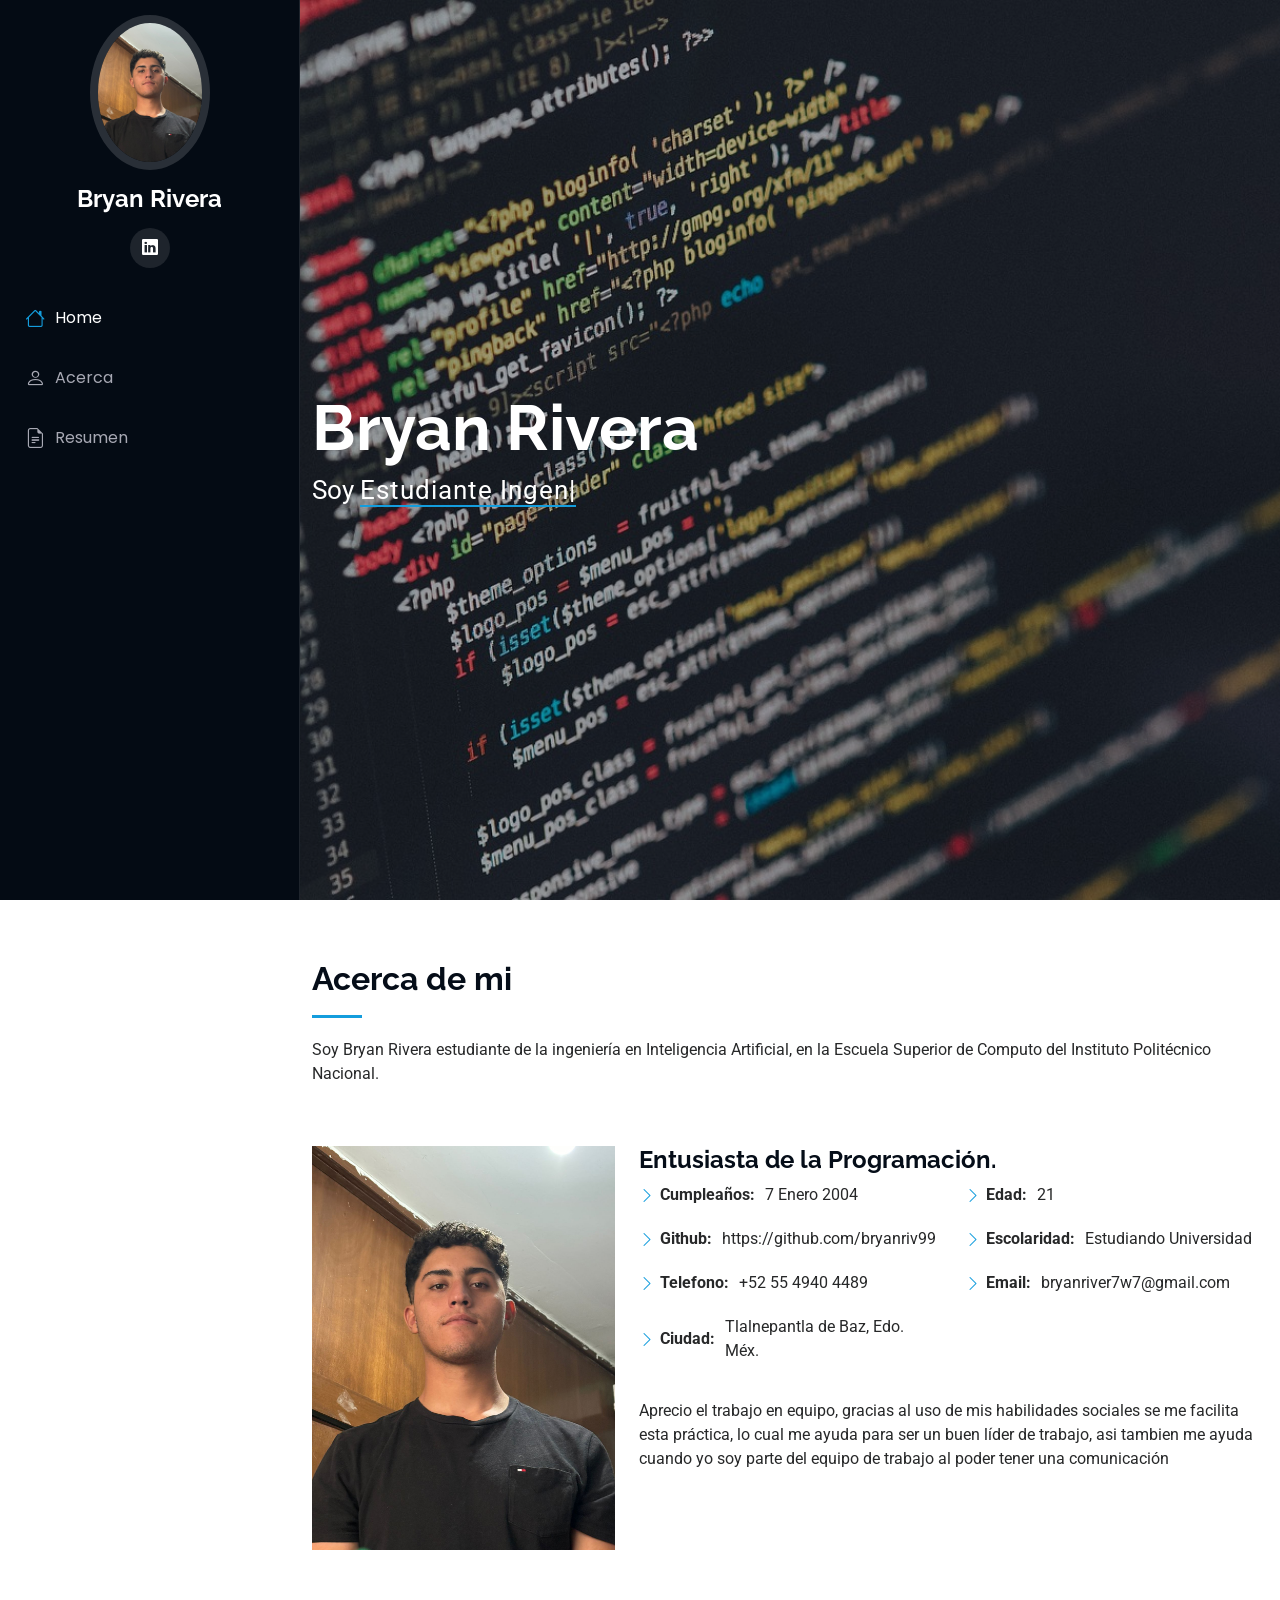
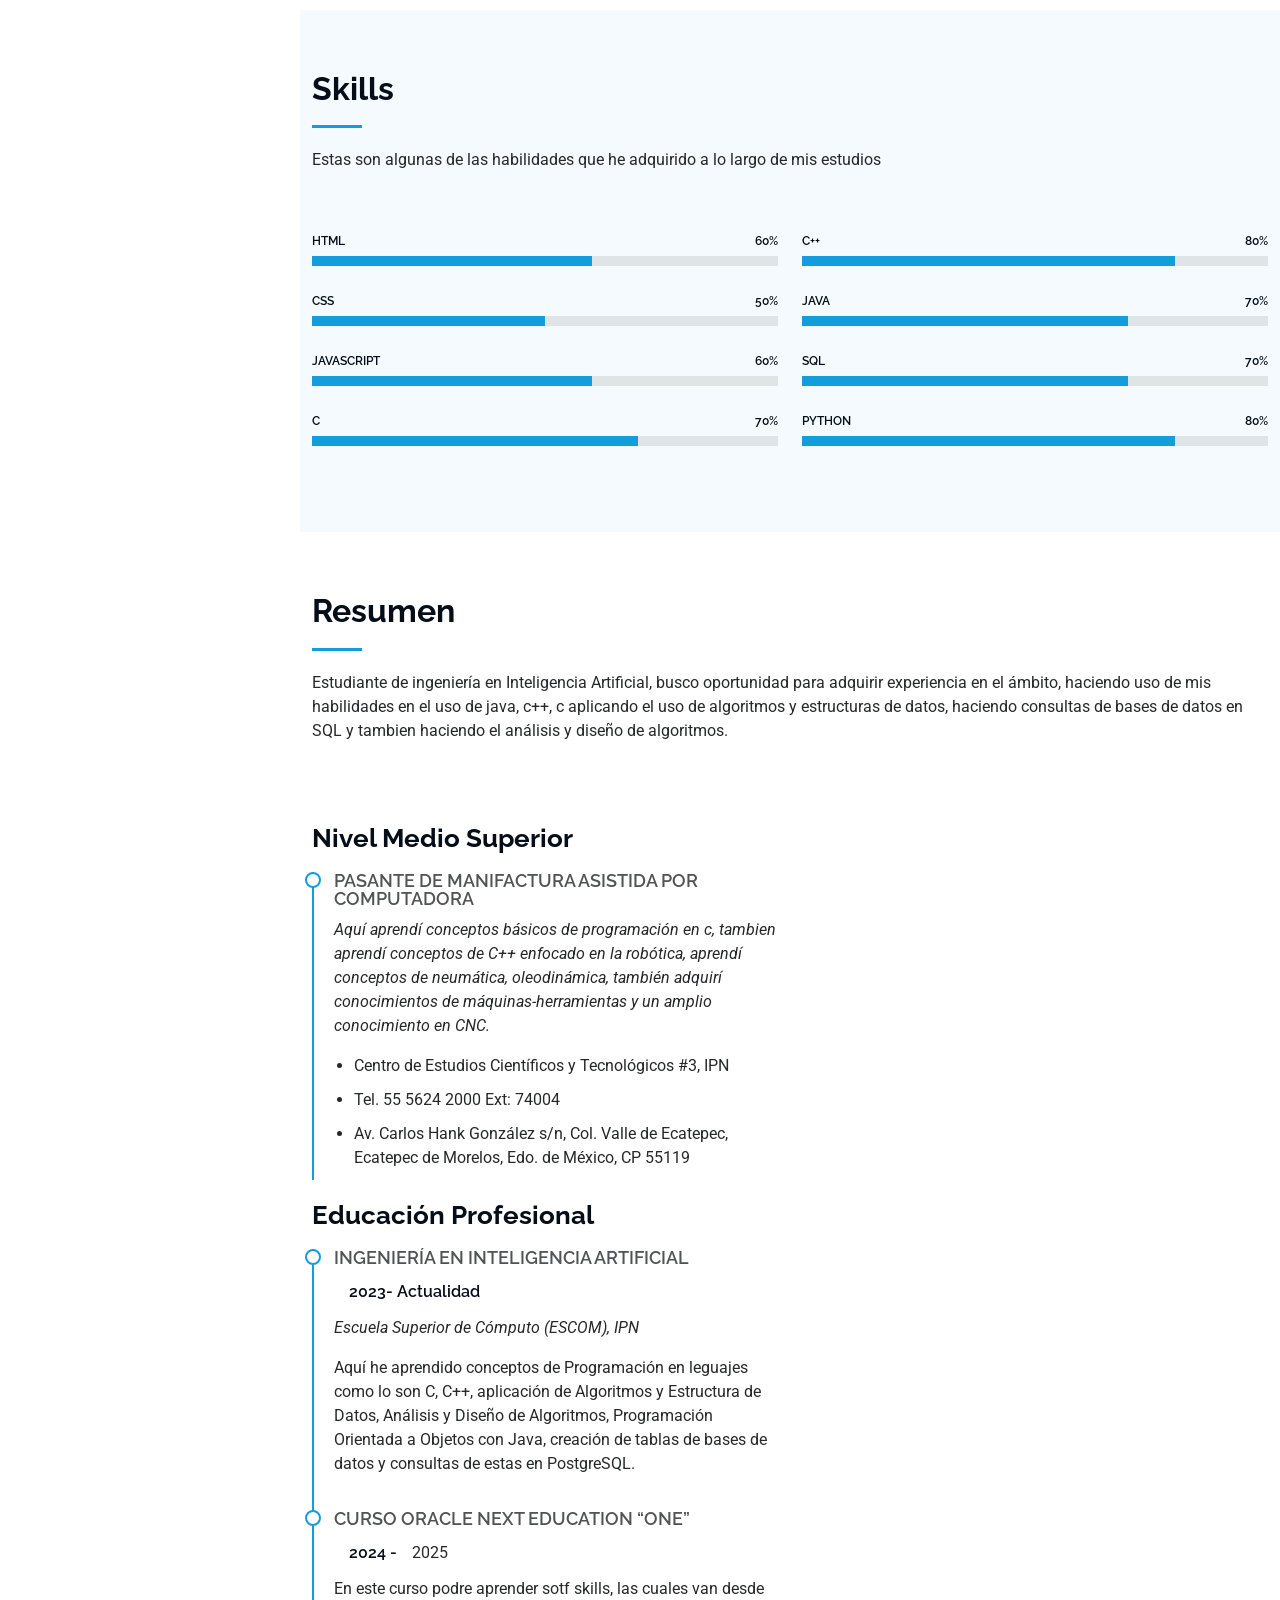
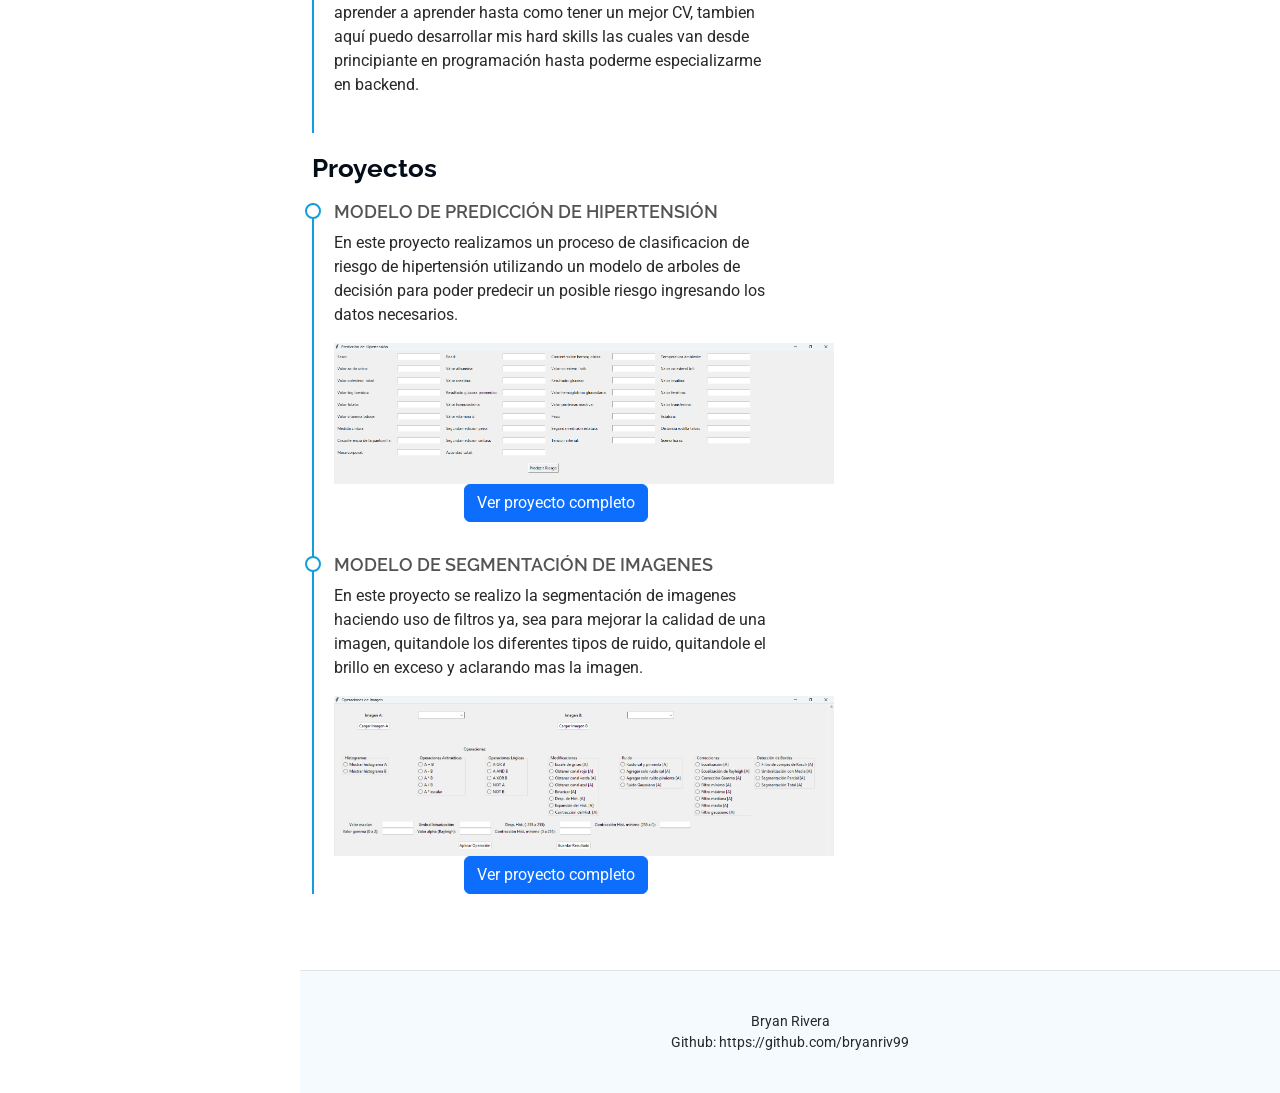
<file: index.html>
<!DOCTYPE html>
<html lang="en">

<head>
  <meta charset="utf-8">
  <meta content="width=device-width, initial-scale=1.0" name="viewport">
  <title>Portafolio Personal </title>
  <meta content="" name="description">
  <meta content="" name="keywords">

  <!-- Favicons -->
  <link href="assets/img/log.png" rel="icon">
  <link href="assets/img/log.png" rel="apple-touch-icon">

  <!-- Fonts -->
  <link href="https://fonts.googleapis.com" rel="preconnect">
  <link href="https://fonts.gstatic.com" rel="preconnect" crossorigin>
  <link href="https://fonts.googleapis.com/css2?family=Roboto:ital,wght@0,100;0,300;0,400;0,500;0,700;0,900;1,100;1,300;1,400;1,500;1,700;1,900&family=Poppins:ital,wght@0,100;0,200;0,300;0,400;0,500;0,600;0,700;0,800;0,900;1,100;1,200;1,300;1,400;1,500;1,600;1,700;1,800;1,900&family=Raleway:ital,wght@0,100;0,200;0,300;0,400;0,500;0,600;0,700;0,800;0,900;1,100;1,200;1,300;1,400;1,500;1,600;1,700;1,800;1,900&display=swap" rel="stylesheet">

  <!-- Vendor CSS Files -->
  <link href="assets/vendor/bootstrap/css/bootstrap.min.css" rel="stylesheet">
  <link href="assets/vendor/bootstrap-icons/bootstrap-icons.css" rel="stylesheet">
  <link href="assets/vendor/aos/aos.css" rel="stylesheet">
  <link href="assets/vendor/glightbox/css/glightbox.min.css" rel="stylesheet">
  <link href="assets/vendor/swiper/swiper-bundle.min.css" rel="stylesheet">

  <!-- Main CSS File -->
  <link href="assets/css/main.css" rel="stylesheet">

</head>

<body class="index-page">

  <header id="header" class="header dark-background d-flex flex-column">
    <i class="header-toggle d-xl-none bi bi-list"></i>

    <div class="profile-img">
      <img src="assets/img/foto.jpg" alt="" class="img-fluid rounded-circle">
    </div>

    <a href="index.html" class="logo d-flex align-items-center justify-content-center">

      <h1 class="sitename">Bryan Rivera</h1>
    </a>

    <div class="social-links text-center">
      <a href="https://www.linkedin.com/in/bryan-rivera-455b0926b/?trk=opento_sprofile_topcard" class="linkedin"><i class="bi bi-linkedin"></i></a>
    </div>

    <nav id="navmenu" class="navmenu">
      <ul>
        <li><a href="#hero" class="active"><i class="bi bi-house navicon"></i>Home</a></li>
        <li><a href="#about"><i class="bi bi-person navicon"></i> Acerca</a></li>
        <li><a href="#resume"><i class="bi bi-file-earmark-text navicon"></i> Resumen</a></li>
        
      </ul>
    </nav>

  </header>

  <main class="main">

    <!-- Hero Section -->
    <section id="hero" class="hero section dark-background">

      <img src="assets/img/code-1839406_1280.jpg" alt="" data-aos="fade-in" class="">

      <div class="container" data-aos="fade-up" data-aos-delay="100">
        <h2>Bryan Rivera</h2>
        <p>Soy <span class="typed" data-typed-items="Estudiante Ingeniería en IA"></span><span class="typed-cursor typed-cursor--blink" aria-hidden="true"></span><span class="typed-cursor typed-cursor--blink" aria-hidden="true"></span></p>
      </div>

    </section><!-- /Hero Section -->

    <!-- About Section -->
    <section id="about" class="about section">

      <!-- Section Title -->
      <div class="container section-title" data-aos="fade-up">
        <h2>Acerca de mi</h2>
        <p>Soy Bryan Rivera estudiante de la ingeniería en Inteligencia Artificial, en la Escuela Superior de Computo del Instituto Politécnico Nacional.</p>
      </div><!-- End Section Title -->

      <div class="container" data-aos="fade-up" data-aos-delay="100">

        <div class="row gy-4 justify-content-center">
          <div class="col-lg-4">
            <img src="assets/img/foto.jpg" class="img-fluid" alt="">
          </div>
          <div class="col-lg-8 content">
            <h2>Entusiasta de la Programación.</h2>
            <div class="row">
              <div class="col-lg-6">
                <ul>
                  <li><i class="bi bi-chevron-right"></i> <strong>Cumpleaños:</strong> <span>7 Enero 2004</span></li>
                  <li><i class="bi bi-chevron-right"></i> <strong>Github:</strong> <span>https://github.com/bryanriv99</span></li>
                  <li><i class="bi bi-chevron-right"></i> <strong>Telefono:</strong> <span>+52 55 4940 4489</span></li>
                  <li><i class="bi bi-chevron-right"></i> <strong>Ciudad:</strong> <span>Tlalnepantla de Baz, Edo. Méx.</span></li>
                </ul>
              </div>
              <div class="col-lg-6">
                <ul>
                  <li><i class="bi bi-chevron-right"></i> <strong>Edad:</strong> <span>21</span></li>
                  <li><i class="bi bi-chevron-right"></i> <strong>Escolaridad:</strong> <span>Estudiando Universidad</span></li>
                  <li><i class="bi bi-chevron-right"></i> <strong>Email:</strong> <span>bryanriver7w7@gmail.com</span></li>
                </ul>
              </div>
            </div>
            <p class="py-3">
              Aprecio el trabajo en equipo, gracias al uso de mis habilidades sociales se me facilita esta práctica, lo cual me ayuda para ser un buen líder de trabajo, asi tambien me ayuda cuando yo soy parte del equipo de trabajo al poder tener una comunicación
            </p>
          </div>
        </div>

      </div>

    </section><!-- /About Section -->


    <!-- Skills Section -->
    <section id="skills" class="skills section light-background">

      <!-- Section Title -->
      <div class="container section-title" data-aos="fade-up">
        <h2>Skills</h2>
        <p>Estas son algunas de las habilidades que he adquirido a lo largo de mis estudios</p>
      </div><!-- End Section Title -->

      <div class="container" data-aos="fade-up" data-aos-delay="100">

        <div class="row skills-content skills-animation">

          <div class="col-lg-6">

            <div class="progress">
              <span class="skill"><span>HTML</span> <i class="val">60%</i></span>
              <div class="progress-bar-wrap">
                <div class="progress-bar" role="progressbar" aria-valuenow="60" aria-valuemin="0" aria-valuemax="100"></div>
              </div>
            </div><!-- End Skills Item -->

            <div class="progress">
              <span class="skill"><span>CSS</span> <i class="val">50%</i></span>
              <div class="progress-bar-wrap">
                <div class="progress-bar" role="progressbar" aria-valuenow="50" aria-valuemin="0" aria-valuemax="100"></div>
              </div>
            </div><!-- End Skills Item -->

            <div class="progress">
              <span class="skill"><span>JavaScript</span> <i class="val">60%</i></span>
              <div class="progress-bar-wrap">
                <div class="progress-bar" role="progressbar" aria-valuenow="60" aria-valuemin="0" aria-valuemax="100"></div>
              </div>
            </div><!-- End Skills Item -->
            <!-- End Skills Item -->
            <div class="progress">
              <span class="skill"><span>C</span> <i class="val">70%</i></span>
              <div class="progress-bar-wrap">
                <div class="progress-bar" role="progressbar" aria-valuenow="70" aria-valuemin="0" aria-valuemax="100"></div>
              </div>
            </div><!-- End Skills Item -->

          </div>

          <div class="col-lg-6">

            <div class="progress">
              <span class="skill"><span>C++</span> <i class="val">80%</i></span>
              <div class="progress-bar-wrap">
                <div class="progress-bar" role="progressbar" aria-valuenow="80" aria-valuemin="0" aria-valuemax="100"></div>
              </div>
            </div><!-- End Skills Item -->

            <div class="progress">
              <span class="skill"><span>Java</span> <i class="val">70%</i></span>
              <div class="progress-bar-wrap">
                <div class="progress-bar" role="progressbar" aria-valuenow="70" aria-valuemin="0" aria-valuemax="100"></div>
              </div>
            </div><!-- End Skills Item -->

            <div class="progress">
              <span class="skill"><span>SQL</span> <i class="val">70%</i></span>
              <div class="progress-bar-wrap">
                <div class="progress-bar" role="progressbar" aria-valuenow="70" aria-valuemin="0" aria-valuemax="100"></div>
              </div>
            </div><!-- End Skills Item -->
            <div class="progress">
              <span class="skill"><span>Python</span> <i class="val">80%</i></span>
              <div class="progress-bar-wrap">
                <div class="progress-bar" role="progressbar" aria-valuenow="80" aria-valuemin="0" aria-valuemax="100"></div>
              </div>
            </div>
            

          </div>

        </div>

      </div>

    </section><!-- /Skills Section -->

    <!-- Resume Section -->
    <section id="resume" class="resume section">

      <!-- Section Title -->
      <div class="container section-title" data-aos="fade-up">
        <h2>Resumen</h2>
        <p>Estudiante de ingeniería en Inteligencia Artificial, busco oportunidad para adquirir experiencia en el ámbito, haciendo uso de mis habilidades en el uso de java, c++, c aplicando el uso de algoritmos y estructuras de datos, haciendo consultas de bases de datos en SQL y tambien haciendo el análisis y diseño de algoritmos.</p>
      </div><!-- End Section Title -->

      <div class="container">

        <div class="row">

          <div class="col-lg-6" data-aos="fade-up" data-aos-delay="100">
            <h3 class="resume-title">Nivel Medio Superior</h3>

            <div class="resume-item pb-0">
              <h4>Pasante de Manifactura asistida por computadora</h4>
              <p><em>Aquí aprendí conceptos básicos de programación en c, tambien aprendí conceptos de C++ enfocado en la robótica, aprendí conceptos de neumática, oleodinámica, también adquirí conocimientos de máquinas-herramientas y un amplio conocimiento en CNC.</em></p>
              <ul>
                <li>Centro de Estudios Científicos y Tecnológicos #3, IPN</li>
                <li>Tel. 55 5624 2000 Ext: 74004</li>
                <li>Av. Carlos Hank González s/n, Col. Valle de Ecatepec, Ecatepec de Morelos, Edo. de México, CP 55119</li>
              </ul>
            </div><!-- Edn Resume Item -->

            <h3 class="resume-title">Educación Profesional</h3>
            <div class="resume-item">
              <h4>Ingeniería en Inteligencia Artificial</h4>
              <h5>2023- Actualidad</h5>
              <p><em>Escuela Superior de Cómputo (ESCOM), IPN</em></p>
              <p>Aquí he aprendido conceptos de Programación en leguajes como lo son C, C++, aplicación de Algoritmos y Estructura de Datos, Análisis y Diseño de Algoritmos, Programación Orientada a Objetos con Java, creación de tablas de bases de datos y consultas de estas en PostgreSQL.</p>
            </div><!-- Edn Resume Item -->

            <div class="resume-item">
              <h4>Curso Oracle Next Education “ONE”</h4>
              <h5>2024 - </h5>2025
              <p>En este curso podre aprender sotf skills, las cuales van desde aprender a aprender hasta como tener un mejor CV, tambien aquí puedo desarrollar mis hard skills las cuales van desde principiante en programación hasta poderme especializarme en backend.</p>
            </div><!-- Edn Resume Item -->

            <h3 class="resume-title">Proyectos</h3>
            <div class="resume-item">
              <h4>Modelo de Predicción de Hipertensión</h4>
              <p>En este proyecto realizamos un proceso de clasificacion de riesgo de hipertensión utilizando un modelo de arboles de decisión para poder predecir un posible riesgo ingresando los datos necesarios.</p>
              <div class="text-center">
                <img src="assets/img/ejemploHipertension.png" alt="Imagen del proyecto" class="img-fluid" style="max-width: 500px;">
              </div>
              <p class="text-center">
                <a href="https://github.com/bryanriv99/Modelo-de-deteccion-de-riesgo-de-hipertencion.git" class="btn btn-primary" target="_blank">Ver proyecto completo</a>
              </p>
            </div><!-- Edn Resume Item -->

            <div class="resume-item">
              <h4>Modelo de segmentación de Imagenes</h4>
              <p>En este proyecto se realizo la segmentación de imagenes haciendo uso de filtros ya, sea para mejorar la calidad de una imagen, quitandole los diferentes tipos de ruido, quitandole el brillo en exceso y aclarando mas la imagen.</p>
              <div class="text-center">
                <img src="assets/img/ejemploSegmentacion.png" alt="Imagen del proyecto" class="img-fluid" style="max-width: 500px;">
              </div>
              <p class="text-center">
                <a href="https://github.com/bryanriv99/segmentacion-de-imagenes.git" class="btn btn-primary" target="_blank">Ver proyecto completo</a>
              </p>
            </div><!-- Edn Resume Item -->



          </div>

          </div>

        </div>

      </div>

    </section><!-- /Resume Section -->


        

    

    
    

  </main>

  <footer id="footer" class="footer position-relative light-background">

    <div class="container">
      <div class="copyright text-center ">
        <p>Bryan Rivera <br>Github: https://github.com/bryanriv99</p>
      </div>
    </div>

  </footer>

  <!-- Scroll Top -->
  <a href="#" id="scroll-top" class="scroll-top d-flex align-items-center justify-content-center"><i class="bi bi-arrow-up-short"></i></a>

  <!-- Preloader -->
  <div id="preloader"></div>

  <!-- Vendor JS Files -->
  <script src="assets/vendor/bootstrap/js/bootstrap.bundle.min.js"></script>
  <script src="assets/vendor/php-email-form/validate.js"></script>
  <script src="assets/vendor/aos/aos.js"></script>
  <script src="assets/vendor/typed.js/typed.umd.js"></script>
  <script src="assets/vendor/purecounter/purecounter_vanilla.js"></script>
  <script src="assets/vendor/waypoints/noframework.waypoints.js"></script>
  <script src="assets/vendor/glightbox/js/glightbox.min.js"></script>
  <script src="assets/vendor/imagesloaded/imagesloaded.pkgd.min.js"></script>
  <script src="assets/vendor/isotope-layout/isotope.pkgd.min.js"></script>
  <script src="assets/vendor/swiper/swiper-bundle.min.js"></script>

  <!-- Main JS File -->
  <script src="assets/js/main.js"></script>

</body>

</html>
</file>
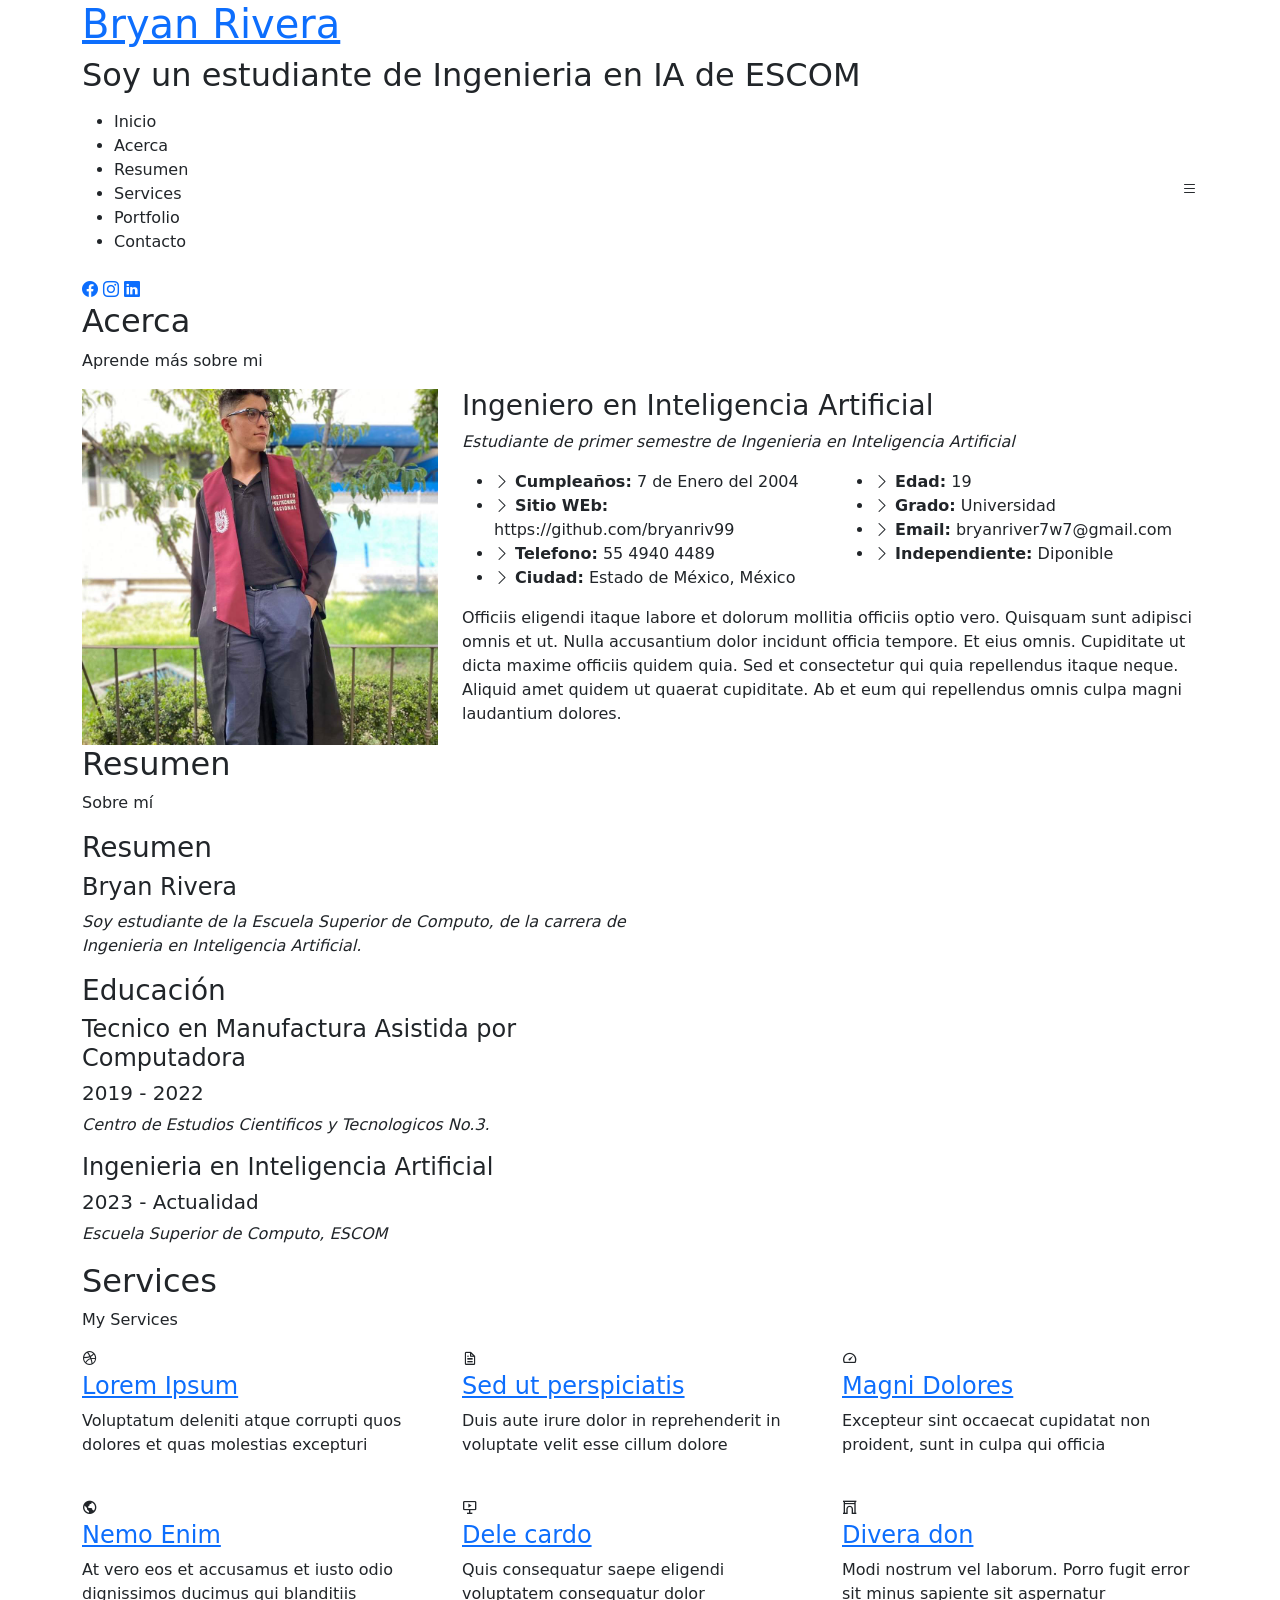
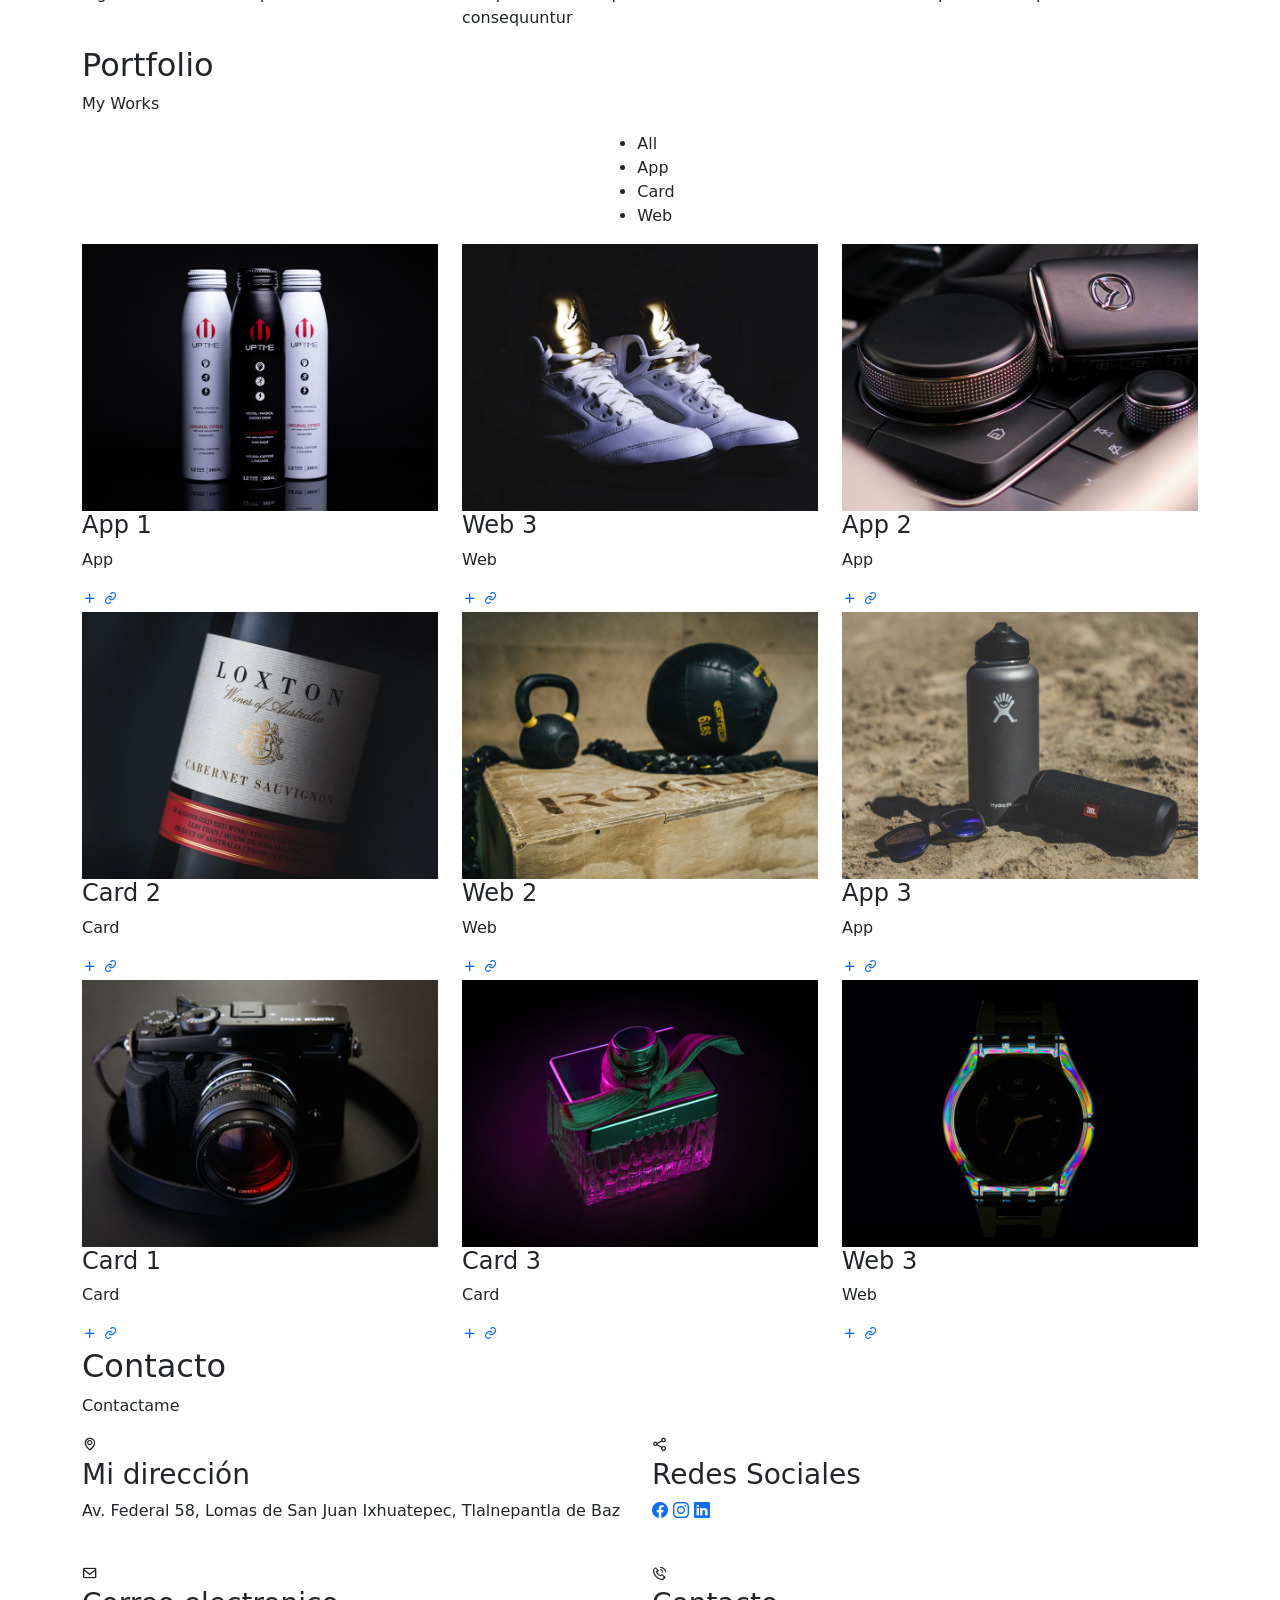
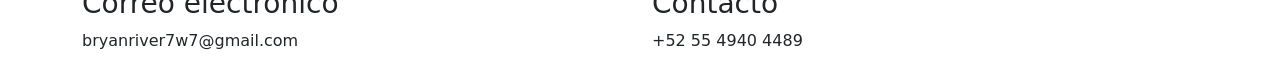
<file: Personal/Personal/index.html>
<!DOCTYPE html>
<html lang="en">

<head>
  <meta charset="utf-8">
  <meta content="width=device-width, initial-scale=1.0" name="viewport">

  <title>Portafolio personal</title>
  <meta content="" name="description">
  <meta content="" name="keywords">

  <!-- Favicons -->
  <link href="assets/img/favicon.png" rel="icon">
  <link href="assets/img/apple-touch-icon.png" rel="apple-touch-icon">

  <!-- Google Fonts -->
  <link href="https://fonts.googleapis.com/css?family=Open+Sans:300,300i,400,400i,600,600i,700,700i|Raleway:300,300i,400,400i,500,500i,600,600i,700,700i|Poppins:300,300i,400,400i,500,500i,600,600i,700,700i" rel="stylesheet">

  <!-- Vendor CSS Files -->
  <link href="assets/vendor/bootstrap/css/bootstrap.min.css" rel="stylesheet">
  <link href="assets/vendor/bootstrap-icons/bootstrap-icons.css" rel="stylesheet">
  <link href="assets/vendor/boxicons/css/boxicons.min.css" rel="stylesheet">
  <link href="assets/vendor/glightbox/css/glightbox.min.css" rel="stylesheet">
  <link href="assets/vendor/remixicon/remixicon.css" rel="stylesheet">
  <link href="assets/vendor/swiper/swiper-bundle.min.css" rel="stylesheet">

  <!-- Template Main CSS File -->
  <link href="assets/css/style.css" rel="stylesheet">

  <!-- =======================================================
  * Template Name: Personal
  * Updated: Mar 10 2023 with Bootstrap v5.2.3
  * Template URL: https://bootstrapmade.com/personal-free-resume-bootstrap-template/
  * Author: BootstrapMade.com
  * License: https://bootstrapmade.com/license/
  ======================================================== -->
</head>

<body>

  <!-- ======= Header ======= -->
  <header id="header">
    <div class="container">

      <h1><a href="index.html">Bryan Rivera</a></h1>
      <!-- Uncomment below if you prefer to use an image logo -->
      <!-- <a href="index.html" class="mr-auto"><img src="assets/img/logo.png" alt="" class="img-fluid"></a> -->
      <h2>Soy un estudiante <span>de Ingenieria en IA</span> de ESCOM</h2>

      <nav id="navbar" class="navbar">
        <ul>
          <li><a class="nav-link active" href="#header">Inicio</a></li>
          <li><a class="nav-link" href="#about">Acerca</a></li>
          <li><a class="nav-link" href="#resume">Resumen</a></li>
          <li><a class="nav-link" href="#services">Services</a></li>
          <li><a class="nav-link" href="#portfolio">Portfolio</a></li>
          <li><a class="nav-link" href="#contact">Contacto</a></li>
        </ul>
        <i class="bi bi-list mobile-nav-toggle"></i>
      </nav><!-- .navbar -->

      <div class="social-links">
        <a href="https://www.facebook.com/profile.php?id=100091416664579" class="facebook"><i class="bi bi-facebook"></i></a>
        <a href="https://www.instagram.com/bryan.riverap/?next=%2F" class="instagram"><i class="bi bi-instagram"></i></a>
        <a href="https://www.linkedin.com/in/bryan-rivera-455b0926b/" class="linkedin"><i class="bi bi-linkedin"></i></a>
      </div>

    </div>
  </header><!-- End Header -->

  <!-- ======= About Section ======= -->
  <section id="about" class="about">

    <!-- ======= About Me ======= -->
    <div class="about-me container">

      <div class="section-title">
        <h2>Acerca</h2>
        <p>Aprende más sobre mi</p>
      </div>

      <div class="row">
        <div class="col-lg-4" data-aos="fade-right">
          <img src="assets/img/mia.jpg" class="img-fluid" alt="">
        </div>
        <div class="col-lg-8 pt-4 pt-lg-0 content" data-aos="fade-left">
          <h3>Ingeniero en Inteligencia Artificial</h3>
          <p class="fst-italic">
            Estudiante de primer semestre de Ingenieria en Inteligencia Artificial
          </p>
          <div class="row">
            <div class="col-lg-6">
              <ul>
                <li><i class="bi bi-chevron-right"></i> <strong>Cumpleaños:</strong> <span>7 de Enero del 2004</span></li>
                <li><i class="bi bi-chevron-right"></i> <strong>Sitio WEb:</strong> <span>https://github.com/bryanriv99</span></li>
                <li><i class="bi bi-chevron-right"></i> <strong>Telefono:</strong> <span>55 4940 4489</span></li>
                <li><i class="bi bi-chevron-right"></i> <strong>Ciudad:</strong> <span>Estado de México, México</span></li>
              </ul>
            </div>
            <div class="col-lg-6">
              <ul>
                <li><i class="bi bi-chevron-right"></i> <strong>Edad:</strong> <span>19</span></li>
                <li><i class="bi bi-chevron-right"></i> <strong>Grado:</strong> <span>Universidad</span></li>
                <li><i class="bi bi-chevron-right"></i> <strong>Email:</strong> <span>bryanriver7w7@gmail.com</span></li>
                <li><i class="bi bi-chevron-right"></i> <strong>Independiente:</strong> <span>Diponible</span></li>
              </ul>
            </div>
          </div>
          <p>
            Officiis eligendi itaque labore et dolorum mollitia officiis optio vero. Quisquam sunt adipisci omnis et ut. Nulla accusantium dolor incidunt officia tempore. Et eius omnis.
            Cupiditate ut dicta maxime officiis quidem quia. Sed et consectetur qui quia repellendus itaque neque. Aliquid amet quidem ut quaerat cupiditate. Ab et eum qui repellendus omnis culpa magni laudantium dolores.
          </p>
        </div>
      </div>

    </div><!-- End About Me -->

   

  </section><!-- End About Section -->

  <!-- ======= Resume Section ======= -->
  <section id="resume" class="resume">
    <div class="container">

      <div class="section-title">
        <h2>Resumen</h2>
        <p>Sobre mí</p>
      </div>

      <div class="row">
        <div class="col-lg-6">
          <h3 class="resume-title">Resumen</h3>
          <div class="resume-item pb-0">
            <h4>Bryan Rivera</h4>
            <p><em>Soy estudiante de la Escuela Superior de Computo, de la carrera de Ingenieria en Inteligencia Artificial.</em></p>
            <p>
            
            </ul>
            </p>
          </div>

          <h3 class="resume-title">Educación</h3>
          <div class="resume-item">
            <h4>Tecnico en Manufactura Asistida por Computadora</h4>
            <h5>2019 - 2022</h5>
            <p><em>Centro de Estudios Cientificos y Tecnologicos No.3.</em></p>
            
          </div>
          <div class="resume-item">
            <h4>Ingenieria en Inteligencia Artificial</h4>
            <h5>2023 - Actualidad</h5>
            <p><em>Escuela Superior de Computo, ESCOM</em></p>
            
          </div>
       
  </section><!-- End Resume Section -->

  <!-- ======= Services Section ======= -->
  <section id="services" class="services">
    <div class="container">

      <div class="section-title">
        <h2>Services</h2>
        <p>My Services</p>
      </div>

      <div class="row">
        <div class="col-lg-4 col-md-6 d-flex align-items-stretch">
          <div class="icon-box">
            <div class="icon"><i class="bx bxl-dribbble"></i></div>
            <h4><a href="">Lorem Ipsum</a></h4>
            <p>Voluptatum deleniti atque corrupti quos dolores et quas molestias excepturi</p>
          </div>
        </div>

        <div class="col-lg-4 col-md-6 d-flex align-items-stretch mt-4 mt-md-0">
          <div class="icon-box">
            <div class="icon"><i class="bx bx-file"></i></div>
            <h4><a href="">Sed ut perspiciatis</a></h4>
            <p>Duis aute irure dolor in reprehenderit in voluptate velit esse cillum dolore</p>
          </div>
        </div>

        <div class="col-lg-4 col-md-6 d-flex align-items-stretch mt-4 mt-lg-0">
          <div class="icon-box">
            <div class="icon"><i class="bx bx-tachometer"></i></div>
            <h4><a href="">Magni Dolores</a></h4>
            <p>Excepteur sint occaecat cupidatat non proident, sunt in culpa qui officia</p>
          </div>
        </div>

        <div class="col-lg-4 col-md-6 d-flex align-items-stretch mt-4">
          <div class="icon-box">
            <div class="icon"><i class="bx bx-world"></i></div>
            <h4><a href="">Nemo Enim</a></h4>
            <p>At vero eos et accusamus et iusto odio dignissimos ducimus qui blanditiis</p>
          </div>
        </div>

        <div class="col-lg-4 col-md-6 d-flex align-items-stretch mt-4">
          <div class="icon-box">
            <div class="icon"><i class="bx bx-slideshow"></i></div>
            <h4><a href="">Dele cardo</a></h4>
            <p>Quis consequatur saepe eligendi voluptatem consequatur dolor consequuntur</p>
          </div>
        </div>

        <div class="col-lg-4 col-md-6 d-flex align-items-stretch mt-4">
          <div class="icon-box">
            <div class="icon"><i class="bx bx-arch"></i></div>
            <h4><a href="">Divera don</a></h4>
            <p>Modi nostrum vel laborum. Porro fugit error sit minus sapiente sit aspernatur</p>
          </div>
        </div>

      </div>

    </div>
  </section><!-- End Services Section -->

  <!-- ======= Portfolio Section ======= -->
  <section id="portfolio" class="portfolio">
    <div class="container">

      <div class="section-title">
        <h2>Portfolio</h2>
        <p>My Works</p>
      </div>

      <div class="row">
        <div class="col-lg-12 d-flex justify-content-center">
          <ul id="portfolio-flters">
            <li data-filter="*" class="filter-active">All</li>
            <li data-filter=".filter-app">App</li>
            <li data-filter=".filter-card">Card</li>
            <li data-filter=".filter-web">Web</li>
          </ul>
        </div>
      </div>

      <div class="row portfolio-container">

        <div class="col-lg-4 col-md-6 portfolio-item filter-app">
          <div class="portfolio-wrap">
            <img src="assets/img/portfolio/portfolio-1.jpg" class="img-fluid" alt="">
            <div class="portfolio-info">
              <h4>App 1</h4>
              <p>App</p>
              <div class="portfolio-links">
                <a href="assets/img/portfolio/portfolio-1.jpg" data-gallery="portfolioGallery" class="portfolio-lightbox" title="App 1"><i class="bx bx-plus"></i></a>
                <a href="portfolio-details.html" data-gallery="portfolioDetailsGallery" data-glightbox="type: external" class="portfolio-details-lightbox" title="Portfolio Details"><i class="bx bx-link"></i></a>
              </div>
            </div>
          </div>
        </div>

        <div class="col-lg-4 col-md-6 portfolio-item filter-web">
          <div class="portfolio-wrap">
            <img src="assets/img/portfolio/portfolio-2.jpg" class="img-fluid" alt="">
            <div class="portfolio-info">
              <h4>Web 3</h4>
              <p>Web</p>
              <div class="portfolio-links">
                <a href="assets/img/portfolio/portfolio-2.jpg" data-gallery="portfolioGallery" class="portfolio-lightbox" title="Web 3"><i class="bx bx-plus"></i></a>
                <a href="portfolio-details.html" data-gallery="portfolioDetailsGallery" data-glightbox="type: external" class="portfolio-details-lightbox" title="Portfolio Details"><i class="bx bx-link"></i></a>
              </div>
            </div>
          </div>
        </div>

        <div class="col-lg-4 col-md-6 portfolio-item filter-app">
          <div class="portfolio-wrap">
            <img src="assets/img/portfolio/portfolio-3.jpg" class="img-fluid" alt="">
            <div class="portfolio-info">
              <h4>App 2</h4>
              <p>App</p>
              <div class="portfolio-links">
                <a href="assets/img/portfolio/portfolio-3.jpg" data-gallery="portfolioGallery" class="portfolio-lightbox" title="App 2"><i class="bx bx-plus"></i></a>
                <a href="portfolio-details.html" data-gallery="portfolioDetailsGallery" data-glightbox="type: external" class="portfolio-details-lightbox" title="Portfolio Details"><i class="bx bx-link"></i></a>
              </div>
            </div>
          </div>
        </div>

        <div class="col-lg-4 col-md-6 portfolio-item filter-card">
          <div class="portfolio-wrap">
            <img src="assets/img/portfolio/portfolio-4.jpg" class="img-fluid" alt="">
            <div class="portfolio-info">
              <h4>Card 2</h4>
              <p>Card</p>
              <div class="portfolio-links">
                <a href="assets/img/portfolio/portfolio-4.jpg" data-gallery="portfolioGallery" class="portfolio-lightbox" title="Card 2"><i class="bx bx-plus"></i></a>
                <a href="portfolio-details.html" data-gallery="portfolioDetailsGallery" data-glightbox="type: external" class="portfolio-details-lightbox" title="Portfolio Details"><i class="bx bx-link"></i></a>
              </div>
            </div>
          </div>
        </div>

        <div class="col-lg-4 col-md-6 portfolio-item filter-web">
          <div class="portfolio-wrap">
            <img src="assets/img/portfolio/portfolio-5.jpg" class="img-fluid" alt="">
            <div class="portfolio-info">
              <h4>Web 2</h4>
              <p>Web</p>
              <div class="portfolio-links">
                <a href="assets/img/portfolio/portfolio-5.jpg" data-gallery="portfolioGallery" class="portfolio-lightbox" title="Web 2"><i class="bx bx-plus"></i></a>
                <a href="portfolio-details.html" data-gallery="portfolioDetailsGallery" data-glightbox="type: external" class="portfolio-details-lightbox" title="Portfolio Details"><i class="bx bx-link"></i></a>
              </div>
            </div>
          </div>
        </div>

        <div class="col-lg-4 col-md-6 portfolio-item filter-app">
          <div class="portfolio-wrap">
            <img src="assets/img/portfolio/portfolio-6.jpg" class="img-fluid" alt="">
            <div class="portfolio-info">
              <h4>App 3</h4>
              <p>App</p>
              <div class="portfolio-links">
                <a href="assets/img/portfolio/portfolio-6.jpg" data-gallery="portfolioGallery" class="portfolio-lightbox" title="App 3"><i class="bx bx-plus"></i></a>
                <a href="portfolio-details.html" data-gallery="portfolioDetailsGallery" data-glightbox="type: external" class="portfolio-details-lightbox" title="Portfolio Details"><i class="bx bx-link"></i></a>
              </div>
            </div>
          </div>
        </div>

        <div class="col-lg-4 col-md-6 portfolio-item filter-card">
          <div class="portfolio-wrap">
            <img src="assets/img/portfolio/portfolio-7.jpg" class="img-fluid" alt="">
            <div class="portfolio-info">
              <h4>Card 1</h4>
              <p>Card</p>
              <div class="portfolio-links">
                <a href="assets/img/portfolio/portfolio-7.jpg" data-gallery="portfolioGallery" class="portfolio-lightbox" title="Card 1"><i class="bx bx-plus"></i></a>
                <a href="portfolio-details.html" data-gallery="portfolioDetailsGallery" data-glightbox="type: external" class="portfolio-details-lightbox" title="Portfolio Details"><i class="bx bx-link"></i></a>
              </div>
            </div>
          </div>
        </div>

        <div class="col-lg-4 col-md-6 portfolio-item filter-card">
          <div class="portfolio-wrap">
            <img src="assets/img/portfolio/portfolio-8.jpg" class="img-fluid" alt="">
            <div class="portfolio-info">
              <h4>Card 3</h4>
              <p>Card</p>
              <div class="portfolio-links">
                <a href="assets/img/portfolio/portfolio-8.jpg" data-gallery="portfolioGallery" class="portfolio-lightbox" title="Card 3"><i class="bx bx-plus"></i></a>
                <a href="portfolio-details.html" data-gallery="portfolioDetailsGallery" data-glightbox="type: external" class="portfolio-details-lightbox" title="Portfolio Details"><i class="bx bx-link"></i></a>
              </div>
            </div>
          </div>
        </div>

        <div class="col-lg-4 col-md-6 portfolio-item filter-web">
          <div class="portfolio-wrap">
            <img src="assets/img/portfolio/portfolio-9.jpg" class="img-fluid" alt="">
            <div class="portfolio-info">
              <h4>Web 3</h4>
              <p>Web</p>
              <div class="portfolio-links">
                <a href="assets/img/portfolio/portfolio-9.jpg" data-gallery="portfolioGallery" class="portfolio-lightbox" title="Web 3"><i class="bx bx-plus"></i></a>
                <a href="portfolio-details.html" data-gallery="portfolioDetailsGallery" data-glightbox="type: external" class="portfolio-details-lightbox" title="Portfolio Details"><i class="bx bx-link"></i></a>
              </div>
            </div>
          </div>
        </div>

      </div>

    </div>
  </section><!-- End Portfolio Section -->

  <!-- ======= Contact Section ======= -->
  <section id="contact" class="contact">
    <div class="container">

      <div class="section-title">
        <h2>Contacto</h2>
        <p>Contactame</p>
      </div>

      <div class="row mt-2">

        <div class="col-md-6 d-flex align-items-stretch">
          <div class="info-box">
            <i class="bx bx-map"></i>
            <h3>Mi dirección</h3>
            <p>Av. Federal 58, Lomas de San Juan Ixhuatepec, Tlalnepantla de Baz</p>
          </div>
        </div>

        <div class="col-md-6 mt-4 mt-md-0 d-flex align-items-stretch">
          <div class="info-box">
            <i class="bx bx-share-alt"></i>
            <h3>Redes Sociales</h3>
            <div class="social-links">
              <a href="https://www.facebook.com/profile.php?id=100091416664579" class="facebook"><i class="bi bi-facebook"></i></a>
              <a href="https://www.instagram.com/bryan.riverap/?next=%2F" class="instagram"><i class="bi bi-instagram"></i></a>
              <a href="https://www.linkedin.com/in/bryan-rivera-455b0926b/" class="linkedin"><i class="bi bi-linkedin"></i></a>
            </div>
          </div>
        </div>

        <div class="col-md-6 mt-4 d-flex align-items-stretch">
          <div class="info-box">
            <i class="bx bx-envelope"></i>
            <h3>Correo electronico</h3>
            <p>bryanriver7w7@gmail.com</p>
          </div>
        </div>
        <div class="col-md-6 mt-4 d-flex align-items-stretch">
          <div class="info-box">
            <i class="bx bx-phone-call"></i>
            <h3>Contacto</h3>
            <p>+52 55 4940 4489</p>
          </div>
        </div>
      </div>

  
    </div>
  </section><!-- End Contact Section -->

  <div class="credits">
    <!-- All the links in the footer should remain intact. -->
    <!-- You can delete the links only if you purchased the pro version. -->
    <!-- Licensing information: https://bootstrapmade.com/license/ -->
    <!-- Purchase the pro version with working PHP/AJAX contact form: https://bootstrapmade.com/personal-free-resume-bootstrap-template/ -->

  </div>

  <!-- Vendor JS Files -->
  <script src="assets/vendor/purecounter/purecounter_vanilla.js"></script>
  <script src="assets/vendor/bootstrap/js/bootstrap.bundle.min.js"></script>
  <script src="assets/vendor/glightbox/js/glightbox.min.js"></script>
  <script src="assets/vendor/isotope-layout/isotope.pkgd.min.js"></script>
  <script src="assets/vendor/swiper/swiper-bundle.min.js"></script>
  <script src="assets/vendor/waypoints/noframework.waypoints.js"></script>
  <script src="assets/vendor/php-email-form/validate.js"></script>

  <!-- Template Main JS File -->
  <script src="assets/js/main.js"></script>

</body>

</html>
</file>
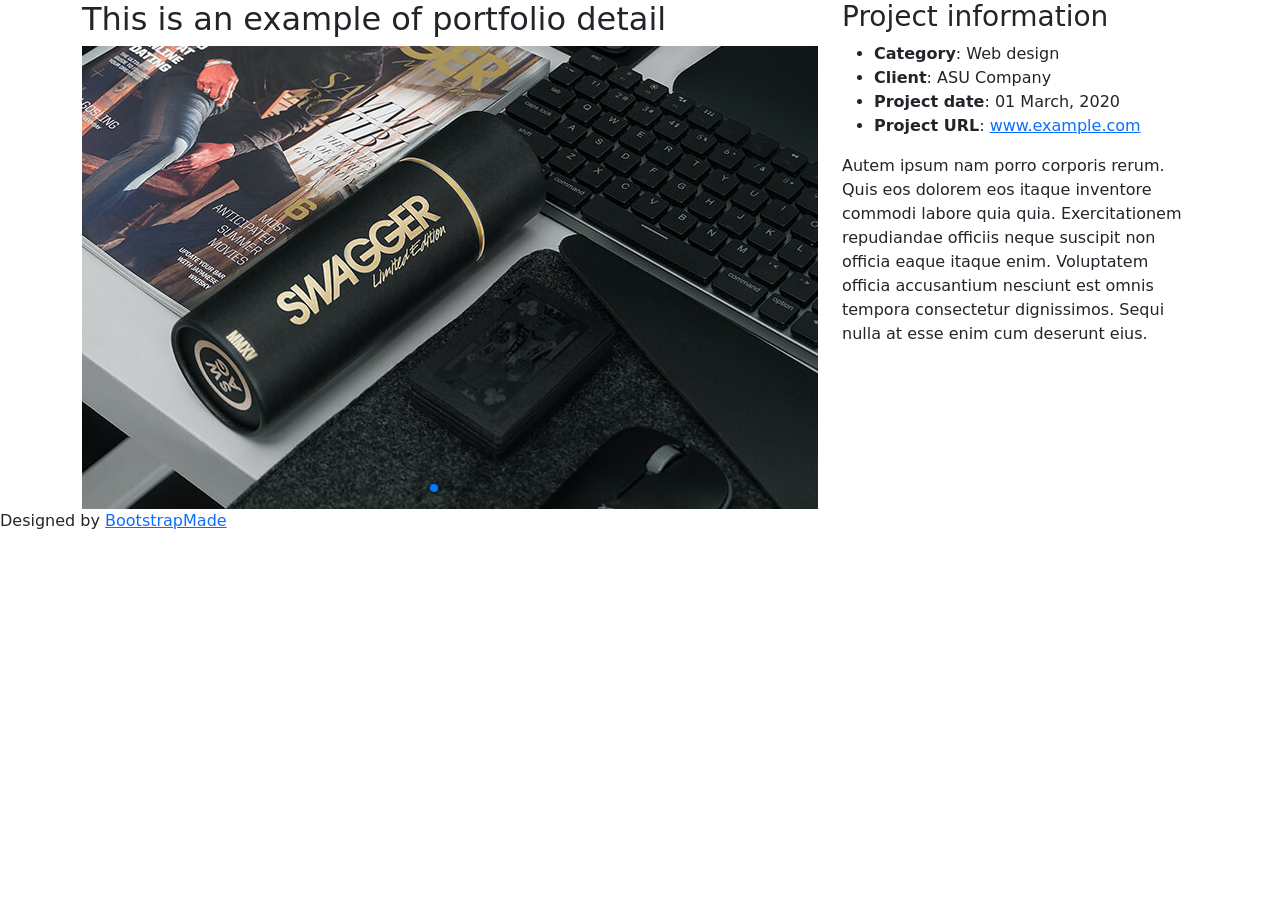
<file: Personal/Personal/portfolio-details.html>
<!DOCTYPE html>
<html lang="en">

<head>
  <meta charset="utf-8">
  <meta content="width=device-width, initial-scale=1.0" name="viewport">

  <title>Portfolio Details - Personal Bootstrap Template</title>
  <meta content="" name="description">
  <meta content="" name="keywords">

  <!-- Favicons -->
  <link href="assets/img/favicon.png" rel="icon">
  <link href="assets/img/apple-touch-icon.png" rel="apple-touch-icon">

  <!-- Google Fonts -->
  <link href="https://fonts.googleapis.com/css?family=Open+Sans:300,300i,400,400i,600,600i,700,700i|Raleway:300,300i,400,400i,500,500i,600,600i,700,700i|Poppins:300,300i,400,400i,500,500i,600,600i,700,700i" rel="stylesheet">

  <!-- Vendor CSS Files -->
  <link href="assets/vendor/bootstrap/css/bootstrap.min.css" rel="stylesheet">
  <link href="assets/vendor/bootstrap-icons/bootstrap-icons.css" rel="stylesheet">
  <link href="assets/vendor/boxicons/css/boxicons.min.css" rel="stylesheet">
  <link href="assets/vendor/glightbox/css/glightbox.min.css" rel="stylesheet">
  <link href="assets/vendor/remixicon/remixicon.css" rel="stylesheet">
  <link href="assets/vendor/swiper/swiper-bundle.min.css" rel="stylesheet">

  <!-- Template Main CSS File -->
  <link href="assets/css/style.css" rel="stylesheet">

  <!-- =======================================================
  * Template Name: Personal
  * Updated: Mar 10 2023 with Bootstrap v5.2.3
  * Template URL: https://bootstrapmade.com/personal-free-resume-bootstrap-template/
  * Author: BootstrapMade.com
  * License: https://bootstrapmade.com/license/
  ======================================================== -->
</head>

<body>

  <main id="main">

    <!-- ======= Portfolio Details ======= -->
    <div id="portfolio-details" class="portfolio-details">
      <div class="container">

        <div class="row">

          <div class="col-lg-8">
            <h2 class="portfolio-title">This is an example of portfolio detail</h2>

            <div class="portfolio-details-slider swiper">
              <div class="swiper-wrapper align-items-center">

                <div class="swiper-slide">
                  <img src="assets/img/portfolio/portfolio-details-1.jpg" alt="">
                </div>

                <div class="swiper-slide">
                  <img src="assets/img/portfolio/portfolio-details-2.jpg" alt="">
                </div>

                <div class="swiper-slide">
                  <img src="assets/img/portfolio/portfolio-details-3.jpg" alt="">
                </div>

              </div>
              <div class="swiper-pagination"></div>
            </div>

          </div>

          <div class="col-lg-4 portfolio-info">
            <h3>Project information</h3>
            <ul>
              <li><strong>Category</strong>: Web design</li>
              <li><strong>Client</strong>: ASU Company</li>
              <li><strong>Project date</strong>: 01 March, 2020</li>
              <li><strong>Project URL</strong>: <a href="#">www.example.com</a></li>
            </ul>

            <p>
              Autem ipsum nam porro corporis rerum. Quis eos dolorem eos itaque inventore commodi labore quia quia. Exercitationem repudiandae officiis neque suscipit non officia eaque itaque enim. Voluptatem officia accusantium nesciunt est omnis tempora consectetur dignissimos. Sequi nulla at esse enim cum deserunt eius.
            </p>
          </div>

        </div>

      </div>
    </div><!-- End Portfolio Details -->

  </main><!-- End #main -->

  <div class="credits">
    <!-- All the links in the footer should remain intact. -->
    <!-- You can delete the links only if you purchased the pro version. -->
    <!-- Licensing information: https://bootstrapmade.com/license/ -->
    <!-- Purchase the pro version with working PHP/AJAX contact form: https://bootstrapmade.com/personal-free-resume-bootstrap-template/ -->
    Designed by <a href="https://bootstrapmade.com/">BootstrapMade</a>
  </div>

  <!-- Vendor JS Files -->
  <script src="assets/vendor/purecounter/purecounter_vanilla.js"></script>
  <script src="assets/vendor/bootstrap/js/bootstrap.bundle.min.js"></script>
  <script src="assets/vendor/glightbox/js/glightbox.min.js"></script>
  <script src="assets/vendor/isotope-layout/isotope.pkgd.min.js"></script>
  <script src="assets/vendor/swiper/swiper-bundle.min.js"></script>
  <script src="assets/vendor/waypoints/noframework.waypoints.js"></script>
  <script src="assets/vendor/php-email-form/validate.js"></script>

  <!-- Template Main JS File -->
  <script src="assets/js/main.js"></script>

</body>

</html>
</file>
<file: assets/css/main.css>
/**
* Template Name: iPortfolio
* Template URL: https://bootstrapmade.com/iportfolio-bootstrap-portfolio-websites-template/
* Updated: Jun 29 2024 with Bootstrap v5.3.3
* Author: BootstrapMade.com
* License: https://bootstrapmade.com/license/
*/

/*--------------------------------------------------------------
# Font & Color Variables
# Help: https://bootstrapmade.com/color-system/
--------------------------------------------------------------*/
/* Fonts */
:root {
  --default-font: "Roboto",  system-ui, -apple-system, "Segoe UI", Roboto, "Helvetica Neue", Arial, "Noto Sans", "Liberation Sans", sans-serif, "Apple Color Emoji", "Segoe UI Emoji", "Segoe UI Symbol", "Noto Color Emoji";
  --heading-font: "Raleway",  sans-serif;
  --nav-font: "Poppins",  sans-serif;
}

/* Global Colors - The following color variables are used throughout the website. Updating them here will change the color scheme of the entire website */
:root { 
  --background-color: #ffffff; /* Background color for the entire website, including individual sections */
  --default-color: #272829; /* Default color used for the majority of the text content across the entire website */
  --heading-color: #050d18; /* Color for headings, subheadings and title throughout the website */
  --accent-color: #149ddd; /* Accent color that represents your brand on the website. It's used for buttons, links, and other elements that need to stand out */
  --surface-color: #ffffff; /* The surface color is used as a background of boxed elements within sections, such as cards, icon boxes, or other elements that require a visual separation from the global background. */
  --contrast-color: #ffffff; /* Contrast color for text, ensuring readability against backgrounds of accent, heading, or default colors. */
}

/* Nav Menu Colors - The following color variables are used specifically for the navigation menu. They are separate from the global colors to allow for more customization options */
:root {
  --nav-color: #a8a9b4;  /* The default color of the main navmenu links */
  --nav-hover-color: #ffffff; /* Applied to main navmenu links when they are hovered over or active */
  --nav-mobile-background-color: #040b14; /* Used as the background color for mobile navigation menu */
  --nav-dropdown-background-color: #040b14; /* Used as the background color for dropdown items that appear when hovering over primary navigation items */
  --nav-dropdown-color: #a8a9b4; /* Used for navigation links of the dropdown items in the navigation menu. */
  --nav-dropdown-hover-color: #ffffff; /* Similar to --nav-hover-color, this color is applied to dropdown navigation links when they are hovered over. */
}

/* Color Presets - These classes override global colors when applied to any section or element, providing reuse of the sam color scheme. */

.light-background {
  --background-color: #f4fafd;
  --surface-color: #ffffff;
}

.dark-background {
  --background-color: #040b14;
  --default-color: #ffffff;
  --heading-color: #ffffff;
  --surface-color: #151f2b;
  --contrast-color: #ffffff;
}

/* Smooth scroll */
:root {
  scroll-behavior: smooth;
}

/*--------------------------------------------------------------
# General Styling & Shared Classes
--------------------------------------------------------------*/
body {
  color: var(--default-color);
  background-color: var(--background-color);
  font-family: var(--default-font);
}

a {
  color: var(--accent-color);
  text-decoration: none;
  transition: 0.3s;
}

a:hover {
  color: color-mix(in srgb, var(--accent-color), transparent 25%);
  text-decoration: none;
}

h1,
h2,
h3,
h4,
h5,
h6 {
  color: var(--heading-color);
  font-family: var(--heading-font);
}

/* PHP Email Form Messages
------------------------------*/
.php-email-form .error-message {
  display: none;
  background: #df1529;
  color: #ffffff;
  text-align: left;
  padding: 15px;
  margin-bottom: 24px;
  font-weight: 600;
}

.php-email-form .sent-message {
  display: none;
  color: #ffffff;
  background: #059652;
  text-align: center;
  padding: 15px;
  margin-bottom: 24px;
  font-weight: 600;
}

.php-email-form .loading {
  display: none;
  background: var(--surface-color);
  text-align: center;
  padding: 15px;
  margin-bottom: 24px;
}

.php-email-form .loading:before {
  content: "";
  display: inline-block;
  border-radius: 50%;
  width: 24px;
  height: 24px;
  margin: 0 10px -6px 0;
  border: 3px solid var(--accent-color);
  border-top-color: var(--surface-color);
  animation: php-email-form-loading 1s linear infinite;
}

@keyframes php-email-form-loading {
  0% {
    transform: rotate(0deg);
  }

  100% {
    transform: rotate(360deg);
  }
}

/*--------------------------------------------------------------
# Global Header
--------------------------------------------------------------*/
.header {
  color: var(--default-color);
  background-color: var(--background-color);
  position: fixed;
  top: 0;
  left: 0;
  bottom: 0;
  padding: 0 15px;
  width: 300px;
  transition: all ease-in-out 0.3s;
  overflow-y: auto;
  z-index: 997;
  border-right: 1px solid color-mix(in srgb, var(--default-color), transparent 90%);
}

.header .profile-img img {
  margin: 15px auto;
  display: block;
  width: 120px;
  border: 8px solid color-mix(in srgb, var(--default-color), transparent 85%);
}

.header .logo {
  line-height: 1;
  margin-bottom: 15px;
}

.header .logo img {
  max-height: 32px;
  margin-right: 8px;
}

.header .logo h1 {
  font-size: 24px;
  margin: 0;
  font-weight: 700;
  color: var(--heading-color);
}

.header .social-links {
  margin: 0 0 20px 0;
}

.header .social-links a {
  font-size: 16px;
  display: inline-flex;
  align-items: center;
  justify-content: center;
  background: color-mix(in srgb, var(--default-color), transparent 90%);
  color: var(--default-color);
  margin: 0 2px;
  border-radius: 50%;
  text-align: center;
  width: 40px;
  height: 40px;
  transition: 0.3s;
}

.header .social-links a:hover {
  color: var(--contrast-color);
  background: var(--accent-color);
}

@media (min-width: 1200px) {

  .header~main,
  .header~#footer {
    margin-left: 300px;
  }
}

@media (max-width: 1199px) {
  .header {
    left: -100%;
  }
}

.header.header-show {
  left: 0;
}

.header .header-toggle {
  color: var(--contrast-color);
  background-color: var(--accent-color);
  font-size: 22px;
  display: flex;
  align-items: center;
  justify-content: center;
  width: 40px;
  height: 40px;
  border-radius: 50%;
  cursor: pointer;
  position: fixed;
  top: 15px;
  right: 15px;
  z-index: 9999;
  transition: background-color 0.3s;
}

.header .header-toggle:hover {
  color: var(--contrast-color);
  background-color: color-mix(in srgb, var(--accent-color) 90%, white 15%);
}

/*--------------------------------------------------------------
# Navigation Menu
--------------------------------------------------------------*/
.mobile-nav-toggle {
  display: none;
}

.navmenu {
  padding: 0;
  z-index: 9997;
}

.navmenu ul {
  list-style: none;
  padding: 0 0 20px 0;
  margin: 0;
}

.navmenu a,
.navmenu a:focus {
  color: var(--nav-color);
  padding: 15px 10px;
  font-family: var(--nav-font);
  font-size: 16px;
  font-weight: 400;
  display: flex;
  align-items: center;
  white-space: nowrap;
  transition: 0.3s;
  width: 100%;
}

.navmenu a .navicon,
.navmenu a:focus .navicon {
  font-size: 20px;
  margin-right: 10px;
}

.navmenu a .toggle-dropdown,
.navmenu a:focus .toggle-dropdown {
  font-size: 12px;
  line-height: 0;
  margin-left: auto;
  width: 30px;
  height: 30px;
  display: flex;
  align-items: center;
  justify-content: center;
  border-radius: 50%;
  transition: 0.3s;
  flex-shrink: 0;
  background-color: color-mix(in srgb, var(--accent-color), transparent 90%);
}

.navmenu a .toggle-dropdown:hover,
.navmenu a:focus .toggle-dropdown:hover {
  background-color: var(--accent-color);
  color: var(--contrast-color);
}

.navmenu a:hover,
.navmenu .active,
.navmenu .active:focus {
  color: var(--nav-hover-color);
}

.navmenu a:hover .navicon,
.navmenu .active .navicon,
.navmenu .active:focus .navicon {
  color: var(--accent-color);
}

.navmenu .active .toggle-dropdown,
.navmenu .active:focus .toggle-dropdown {
  background-color: var(--accent-color);
  color: var(--contrast-color);
  transform: rotate(180deg);
}

.navmenu .dropdown {
  display: block;
}

.navmenu .dropdown a,
.navmenu .dropdown a:focus {
  color: --nav-dropdown-color;
}

.navmenu .dropdown a:hover,
.navmenu .dropdown .active,
.navmenu .dropdown .active:focus {
  color: var(--nav-dropdown-hover-color);
}

.navmenu .dropdown ul {
  position: static;
  display: none;
  z-index: 99;
  padding: 5px 10px;
  margin: 5px 10px;
  background-color: var(--nav-dropdown-background-color);
  border: 1px solid color-mix(in srgb, var(--default-color), transparent 90%);
  box-shadow: none;
  transition: all 0.5s ease-in-out;
}

.navmenu .dropdown ul ul {
  background-color: rgba(33, 37, 41, 0.1);
}

.navmenu .dropdown>.dropdown-active {
  display: block;
  background-color: rgba(33, 37, 41, 0.03);
}

/*--------------------------------------------------------------
# Global Footer
--------------------------------------------------------------*/
.footer {
  color: var(--default-color);
  background-color: var(--background-color);
  font-size: 14px;
  padding: 40px 0;
  position: relative;
  border-top: 1px solid color-mix(in srgb, var(--default-color), transparent 90%);
}

.footer .copyright p {
  margin-bottom: 0;
}

.footer .credits {
  margin-top: 4px;
  font-size: 13px;
  text-align: center;
}

/*--------------------------------------------------------------
# Preloader
--------------------------------------------------------------*/
#preloader {
  position: fixed;
  inset: 0;
  z-index: 999999;
  overflow: hidden;
  background: var(--background-color);
  transition: all 0.6s ease-out;
}

#preloader:before {
  content: "";
  position: fixed;
  top: calc(50% - 30px);
  left: calc(50% - 30px);
  border: 6px solid #ffffff;
  border-color: var(--accent-color) transparent var(--accent-color) transparent;
  border-radius: 50%;
  width: 60px;
  height: 60px;
  animation: animate-preloader 1.5s linear infinite;
}

@keyframes animate-preloader {
  0% {
    transform: rotate(0deg);
  }

  100% {
    transform: rotate(360deg);
  }
}

/*--------------------------------------------------------------
# Scroll Top Button
--------------------------------------------------------------*/
.scroll-top {
  position: fixed;
  visibility: hidden;
  opacity: 0;
  right: 15px;
  bottom: -15px;
  z-index: 99999;
  background-color: var(--accent-color);
  width: 44px;
  height: 44px;
  border-radius: 50px;
  transition: all 0.4s;
}

.scroll-top i {
  font-size: 24px;
  color: var(--contrast-color);
  line-height: 0;
}

.scroll-top:hover {
  background-color: color-mix(in srgb, var(--accent-color), transparent 20%);
  color: var(--contrast-color);
}

.scroll-top.active {
  visibility: visible;
  opacity: 1;
  bottom: 15px;
}

/*--------------------------------------------------------------
# Disable aos animation delay on mobile devices
--------------------------------------------------------------*/
@media screen and (max-width: 768px) {
  [data-aos-delay] {
    transition-delay: 0 !important;
  }
}

/*--------------------------------------------------------------
# Global Page Titles & Breadcrumbs
--------------------------------------------------------------*/
.page-title {
  color: var(--default-color);
  background-color: var(--background-color);
  padding: 25px 0;
  position: relative;
}

.page-title h1 {
  font-size: 24px;
  font-weight: 700;
}

.page-title .breadcrumbs ol {
  display: flex;
  flex-wrap: wrap;
  list-style: none;
  padding: 0;
  margin: 0;
  font-size: 14px;
  font-weight: 400;
}

.page-title .breadcrumbs ol li+li {
  padding-left: 10px;
}

.page-title .breadcrumbs ol li+li::before {
  content: "/";
  display: inline-block;
  padding-right: 10px;
  color: color-mix(in srgb, var(--default-color), transparent 70%);
}

/*--------------------------------------------------------------
# Global Sections
--------------------------------------------------------------*/
section,
.section {
  color: var(--default-color);
  background-color: var(--background-color);
  padding: 60px 0;
  overflow: clip;
}

/*--------------------------------------------------------------
# Global Section Titles
--------------------------------------------------------------*/
.section-title {
  padding-bottom: 60px;
  position: relative;
}

.section-title h2 {
  font-size: 32px;
  font-weight: 700;
  margin-bottom: 20px;
  padding-bottom: 20px;
  position: relative;
}

.section-title h2:after {
  content: "";
  position: absolute;
  display: block;
  width: 50px;
  height: 3px;
  background: var(--accent-color);
  left: 0;
  bottom: 0;
}

.section-title p {
  margin-bottom: 0;
}

/*--------------------------------------------------------------
# Hero Section
--------------------------------------------------------------*/
.hero {
  width: 100%;
  min-height: 100vh;
  position: relative;
  padding: 80px 0;
  display: flex;
  align-items: center;
  justify-content: center;
}

.hero img {
  position: absolute;
  inset: 0;
  display: block;
  width: 100%;
  height: 100%;
  object-fit: cover;
  z-index: 1;
}

.hero:before {
  content: "";
  background: color-mix(in srgb, var(--background-color), transparent 70%);
  position: absolute;
  inset: 0;
  z-index: 2;
}

.hero .container {
  position: relative;
  z-index: 3;
}

.hero h2 {
  margin: 0;
  font-size: 64px;
  font-weight: 700;
}

.hero p {
  margin: 5px 0 0 0;
  font-size: 26px;
}

.hero p span {
  letter-spacing: 1px;
  border-bottom: 2px solid var(--accent-color);
}

.hero .social-links {
  margin-top: 25px;
}

.hero .social-links a {
  font-size: 24px;
  display: inline-block;
  color: color-mix(in srgb, var(--default-color), transparent 50%);
  line-height: 1;
  margin-right: 20px;
  transition: 0.3s;
}

.hero .social-links a:hover {
  color: var(--accent-color);
}

@media (max-width: 768px) {
  .hero h2 {
    font-size: 32px;
  }

  .hero p {
    font-size: 20px;
  }
}

/*--------------------------------------------------------------
# About Section
--------------------------------------------------------------*/
.about .content h2 {
  font-weight: 700;
  font-size: 24px;
}

.about .content ul {
  list-style: none;
  padding: 0;
}

.about .content ul li {
  margin-bottom: 20px;
  display: flex;
  align-items: center;
}

.about .content ul strong {
  margin-right: 10px;
}

.about .content ul i {
  font-size: 16px;
  margin-right: 5px;
  color: var(--accent-color);
  line-height: 0;
}

/*--------------------------------------------------------------
# Stats Section
--------------------------------------------------------------*/
.stats .stats-item {
  padding: 30px;
  width: 100%;
}

.stats .stats-item i {
  color: var(--accent-color);
  display: block;
  font-size: 44px;
  float: left;
  line-height: 0;
}

.stats .stats-item .purecounter {
  color: var(--heading-color);
  font-size: 48px;
  line-height: 40px;
  display: block;
  font-weight: 700;
  margin-left: 60px;
}

.stats .stats-item p {
  color: color-mix(in srgb, var(--default-color), transparent 40%);
  padding: 15px 0 0 0;
  margin: 0 0 0 60px;
  font-family: var(--heading-font);
  font-size: 14px;
}

/*--------------------------------------------------------------
# Skills Section
--------------------------------------------------------------*/
.skills .progress {
  height: 60px;
  display: block;
  background: none;
  border-radius: 0;
}

.skills .progress .skill {
  color: var(--heading-color);
  padding: 0;
  margin: 0 0 6px 0;
  text-transform: uppercase;
  display: block;
  font-weight: 600;
  font-family: var(--heading-font);
}

.skills .progress .skill .val {
  float: right;
  font-style: normal;
}

.skills .progress-bar-wrap {
  background: color-mix(in srgb, var(--default-color), transparent 90%);
  height: 10px;
}

.skills .progress-bar {
  width: 1px;
  height: 10px;
  transition: 0.9s;
  background-color: var(--accent-color);
}

/*--------------------------------------------------------------
# Resume Section
--------------------------------------------------------------*/
.resume .resume-title {
  color: var(--heading-color);
  font-size: 26px;
  font-weight: 700;
  margin-top: 20px;
  margin-bottom: 20px;
}

.resume .resume-item {
  padding: 0 0 20px 20px;
  margin-top: -2px;
  border-left: 2px solid var(--accent-color);
  position: relative;
}

.resume .resume-item h4 {
  line-height: 18px;
  font-size: 18px;
  font-weight: 600;
  text-transform: uppercase;
  color: color-mix(in srgb, var(--default-color), transparent 20%);
  margin-bottom: 10px;
}

.resume .resume-item h5 {
  font-size: 16px;
  padding: 5px 15px;
  display: inline-block;
  font-weight: 600;
  margin-bottom: 10px;
}

.resume .resume-item ul {
  padding-left: 20px;
}

.resume .resume-item ul li {
  padding-bottom: 10px;
}

.resume .resume-item:last-child {
  padding-bottom: 0;
}

.resume .resume-item::before {
  content: "";
  position: absolute;
  width: 16px;
  height: 16px;
  border-radius: 50px;
  left: -9px;
  top: 0;
  background: var(--background-color);
  border: 2px solid var(--accent-color);
}

/*--------------------------------------------------------------
# Portfolio Section
--------------------------------------------------------------*/
.portfolio .portfolio-filters {
  padding: 0;
  margin: 0 auto 20px auto;
  list-style: none;
  text-align: center;
}

.portfolio .portfolio-filters li {
  cursor: pointer;
  display: inline-block;
  padding: 0;
  font-size: 14px;
  font-weight: 400;
  margin: 0 10px;
  line-height: 1;
  text-transform: uppercase;
  margin-bottom: 10px;
  transition: all 0.3s ease-in-out;
}

.portfolio .portfolio-filters li:hover,
.portfolio .portfolio-filters li.filter-active {
  color: var(--accent-color);
}

.portfolio .portfolio-filters li:first-child {
  margin-left: 0;
}

.portfolio .portfolio-filters li:last-child {
  margin-right: 0;
}

@media (max-width: 575px) {
  .portfolio .portfolio-filters li {
    font-size: 14px;
    margin: 0 5px;
  }
}

.portfolio .portfolio-content {
  position: relative;
  overflow: hidden;
}

.portfolio .portfolio-content img {
  transition: 0.3s;
}

.portfolio .portfolio-content .portfolio-info {
  opacity: 0;
  position: absolute;
  inset: 0;
  z-index: 3;
  transition: all ease-in-out 0.3s;
  background: rgba(0, 0, 0, 0.6);
  padding: 15px;
}

.portfolio .portfolio-content .portfolio-info h4 {
  font-size: 14px;
  padding: 5px 10px;
  font-weight: 400;
  color: #ffffff;
  display: inline-block;
  background-color: var(--accent-color);
}

.portfolio .portfolio-content .portfolio-info p {
  position: absolute;
  bottom: 10px;
  text-align: center;
  display: inline-block;
  left: 0;
  right: 0;
  font-size: 16px;
  font-weight: 600;
  color: rgba(255, 255, 255, 0.8);
}

.portfolio .portfolio-content .portfolio-info .preview-link,
.portfolio .portfolio-content .portfolio-info .details-link {
  position: absolute;
  left: calc(50% - 40px);
  font-size: 26px;
  top: calc(50% - 14px);
  color: #fff;
  transition: 0.3s;
  line-height: 1.2;
}

.portfolio .portfolio-content .portfolio-info .preview-link:hover,
.portfolio .portfolio-content .portfolio-info .details-link:hover {
  color: var(--accent-color);
}

.portfolio .portfolio-content .portfolio-info .details-link {
  left: 50%;
  font-size: 34px;
  line-height: 0;
}

.portfolio .portfolio-content:hover .portfolio-info {
  opacity: 1;
}

.portfolio .portfolio-content:hover img {
  transform: scale(1.1);
}

/*--------------------------------------------------------------
# Services Section
--------------------------------------------------------------*/
.services .service-item {
  position: relative;
}

.services .service-item .icon {
  background: var(--accent-color);
  display: flex;
  align-items: center;
  justify-content: center;
  width: 54px;
  height: 54px;
  border-radius: 50%;
  transition: 0.5s;
  border: 1px solid var(--accent-color);
  margin-right: 20px;
}

.services .service-item .icon i {
  color: var(--contrast-color);
  font-size: 24px;
  line-height: 0;
}

.services .service-item:hover .icon {
  background: var(--surface-color);
}

.services .service-item:hover .icon i {
  color: var(--accent-color);
}

.services .service-item .title {
  font-weight: 700;
  margin-bottom: 15px;
  font-size: 18px;
}

.services .service-item .title a {
  color: var(--heading-color);
}

.services .service-item .title a:hover {
  color: var(--accent-color);
}

.services .service-item .description {
  line-height: 24px;
  font-size: 14px;
}

/*--------------------------------------------------------------
# Testimonials Section
--------------------------------------------------------------*/
.testimonials .testimonials-carousel,
.testimonials .testimonials-slider {
  overflow: hidden;
}

.testimonials .testimonial-item {
  box-sizing: content-box;
  text-align: center;
  min-height: 320px;
}

.testimonials .testimonial-item .testimonial-img {
  width: 90px;
  border-radius: 50%;
  margin: 0 auto;
}

.testimonials .testimonial-item h3 {
  font-size: 18px;
  font-weight: bold;
  margin: 10px 0 5px 0;
}

.testimonials .testimonial-item h4 {
  font-size: 14px;
  color: color-mix(in srgb, var(--default-color), transparent 20%);
  margin: 0;
}

.testimonials .testimonial-item .quote-icon-left,
.testimonials .testimonial-item .quote-icon-right {
  color: color-mix(in srgb, var(--accent-color), transparent 40%);
  font-size: 26px;
  line-height: 0;
}

.testimonials .testimonial-item .quote-icon-left {
  display: inline-block;
  left: -5px;
  position: relative;
}

.testimonials .testimonial-item .quote-icon-right {
  display: inline-block;
  right: -5px;
  position: relative;
  top: 10px;
  transform: scale(-1, -1);
}

.testimonials .testimonial-item p {
  font-style: italic;
  margin: 0 15px 15px 15px;
  padding: 20px;
  background-color: var(--surface-color);
  position: relative;
  margin-bottom: 35px;
  border-radius: 6px;
  box-shadow: 0px 2px 15px rgba(0, 0, 0, 0.1);
}

.testimonials .testimonial-item p::after {
  content: "";
  width: 0;
  height: 0;
  border-top: 20px solid var(--surface-color);
  border-right: 20px solid transparent;
  border-left: 20px solid transparent;
  position: absolute;
  bottom: -20px;
  left: calc(50% - 20px);
}

.testimonials .swiper-wrapper {
  height: auto;
}

.testimonials .swiper-pagination {
  margin-top: 40px;
  position: relative;
}

.testimonials .swiper-pagination .swiper-pagination-bullet {
  width: 12px;
  height: 12px;
  background-color: var(--background-color);
  opacity: 1;
  border: 1px solid var(--accent-color);
}

.testimonials .swiper-pagination .swiper-pagination-bullet-active {
  background-color: var(--accent-color);
}

/*--------------------------------------------------------------
# Contact Section
--------------------------------------------------------------*/
.contact .info-wrap {
  background-color: var(--surface-color);
  box-shadow: 0px 0px 20px rgba(0, 0, 0, 0.1);
  padding: 30px;
}

@media (max-width: 575px) {
  .contact .info-wrap {
    padding: 20px;
  }
}

.contact .info-item {
  margin-bottom: 40px;
}

.contact .info-item i {
  font-size: 20px;
  color: var(--accent-color);
  background: color-mix(in srgb, var(--accent-color), transparent 92%);
  width: 44px;
  height: 44px;
  display: flex;
  justify-content: center;
  align-items: center;
  border-radius: 50px;
  transition: all 0.3s ease-in-out;
  margin-right: 15px;
}

.contact .info-item h3 {
  padding: 0;
  font-size: 18px;
  font-weight: 700;
  margin-bottom: 5px;
}

.contact .info-item p {
  padding: 0;
  margin-bottom: 0;
  font-size: 14px;
}

.contact .info-item:hover i {
  background: var(--accent-color);
  color: var(--contrast-color);
}

.contact .php-email-form {
  background-color: var(--surface-color);
  height: 100%;
  padding: 30px;
  box-shadow: 0px 0px 20px rgba(0, 0, 0, 0.1);
}

@media (max-width: 575px) {
  .contact .php-email-form {
    padding: 20px;
  }
}

.contact .php-email-form input[type=text],
.contact .php-email-form input[type=email],
.contact .php-email-form textarea {
  font-size: 14px;
  padding: 10px 15px;
  box-shadow: none;
  border-radius: 0;
  color: var(--default-color);
  background-color: var(--surface-color);
  border-color: color-mix(in srgb, var(--default-color), transparent 80%);
}

.contact .php-email-form input[type=text]:focus,
.contact .php-email-form input[type=email]:focus,
.contact .php-email-form textarea:focus {
  border-color: var(--accent-color);
}

.contact .php-email-form input[type=text]::placeholder,
.contact .php-email-form input[type=email]::placeholder,
.contact .php-email-form textarea::placeholder {
  color: color-mix(in srgb, var(--default-color), transparent 70%);
}

.contact .php-email-form button[type=submit] {
  color: var(--contrast-color);
  background: var(--accent-color);
  border: 0;
  padding: 10px 30px;
  transition: 0.4s;
  border-radius: 50px;
}

.contact .php-email-form button[type=submit]:hover {
  background: color-mix(in srgb, var(--accent-color), transparent 25%);
}

/*--------------------------------------------------------------
# Portfolio Details Section
--------------------------------------------------------------*/
.portfolio-details .portfolio-details-slider img {
  width: 100%;
}

.portfolio-details .portfolio-details-slider .swiper-pagination {
  margin-top: 20px;
  position: relative;
}

.portfolio-details .portfolio-details-slider .swiper-pagination .swiper-pagination-bullet {
  width: 12px;
  height: 12px;
  background-color: color-mix(in srgb, var(--default-color), transparent 85%);
  opacity: 1;
}

.portfolio-details .portfolio-details-slider .swiper-pagination .swiper-pagination-bullet-active {
  background-color: var(--accent-color);
}

.portfolio-details .portfolio-info {
  padding: 30px;
  box-shadow: 0px 0 30px rgba(0, 0, 0, 0.1);
}

.portfolio-details .portfolio-info h3 {
  font-size: 22px;
  font-weight: 700;
  margin-bottom: 20px;
  padding-bottom: 20px;
  border-bottom: 1px solid color-mix(in srgb, var(--default-color), transparent 85%);
}

.portfolio-details .portfolio-info ul {
  list-style: none;
  padding: 0;
  font-size: 15px;
}

.portfolio-details .portfolio-info ul li+li {
  margin-top: 10px;
}

.portfolio-details .portfolio-description {
  padding-top: 30px;
}

.portfolio-details .portfolio-description h2 {
  font-size: 26px;
  font-weight: 700;
  margin-bottom: 20px;
}

.portfolio-details .portfolio-description p {
  padding: 0;
  color: color-mix(in srgb, var(--default-color), transparent 30%);
}

/*--------------------------------------------------------------
# Service Details Section
--------------------------------------------------------------*/
.service-details .services-list {
  padding: 10px 30px;
  border: 1px solid color-mix(in srgb, var(--default-color), transparent 90%);
  margin-bottom: 20px;
}

.service-details .services-list a {
  display: block;
  line-height: 1;
  padding: 8px 0 8px 15px;
  border-left: 3px solid color-mix(in srgb, var(--default-color), transparent 70%);
  margin: 20px 0;
  color: color-mix(in srgb, var(--default-color), transparent 20%);
  transition: 0.3s;
}

.service-details .services-list a.active {
  color: var(--heading-color);
  font-weight: 700;
  border-color: var(--accent-color);
}

.service-details .services-list a:hover {
  border-color: var(--accent-color);
}

.service-details .services-img {
  margin-bottom: 20px;
}

.service-details h3 {
  font-size: 26px;
  font-weight: 700;
}

.service-details h4 {
  font-size: 20px;
  font-weight: 700;
}

.service-details p {
  font-size: 15px;
}

.service-details ul {
  list-style: none;
  padding: 0;
  font-size: 15px;
}

.service-details ul li {
  padding: 5px 0;
  display: flex;
  align-items: center;
}

.service-details ul i {
  font-size: 20px;
  margin-right: 8px;
  color: var(--accent-color);
}

/*--------------------------------------------------------------
# Starter Section Section
--------------------------------------------------------------*/
.starter-section {
  /* Add your styles here */
}
</file>
